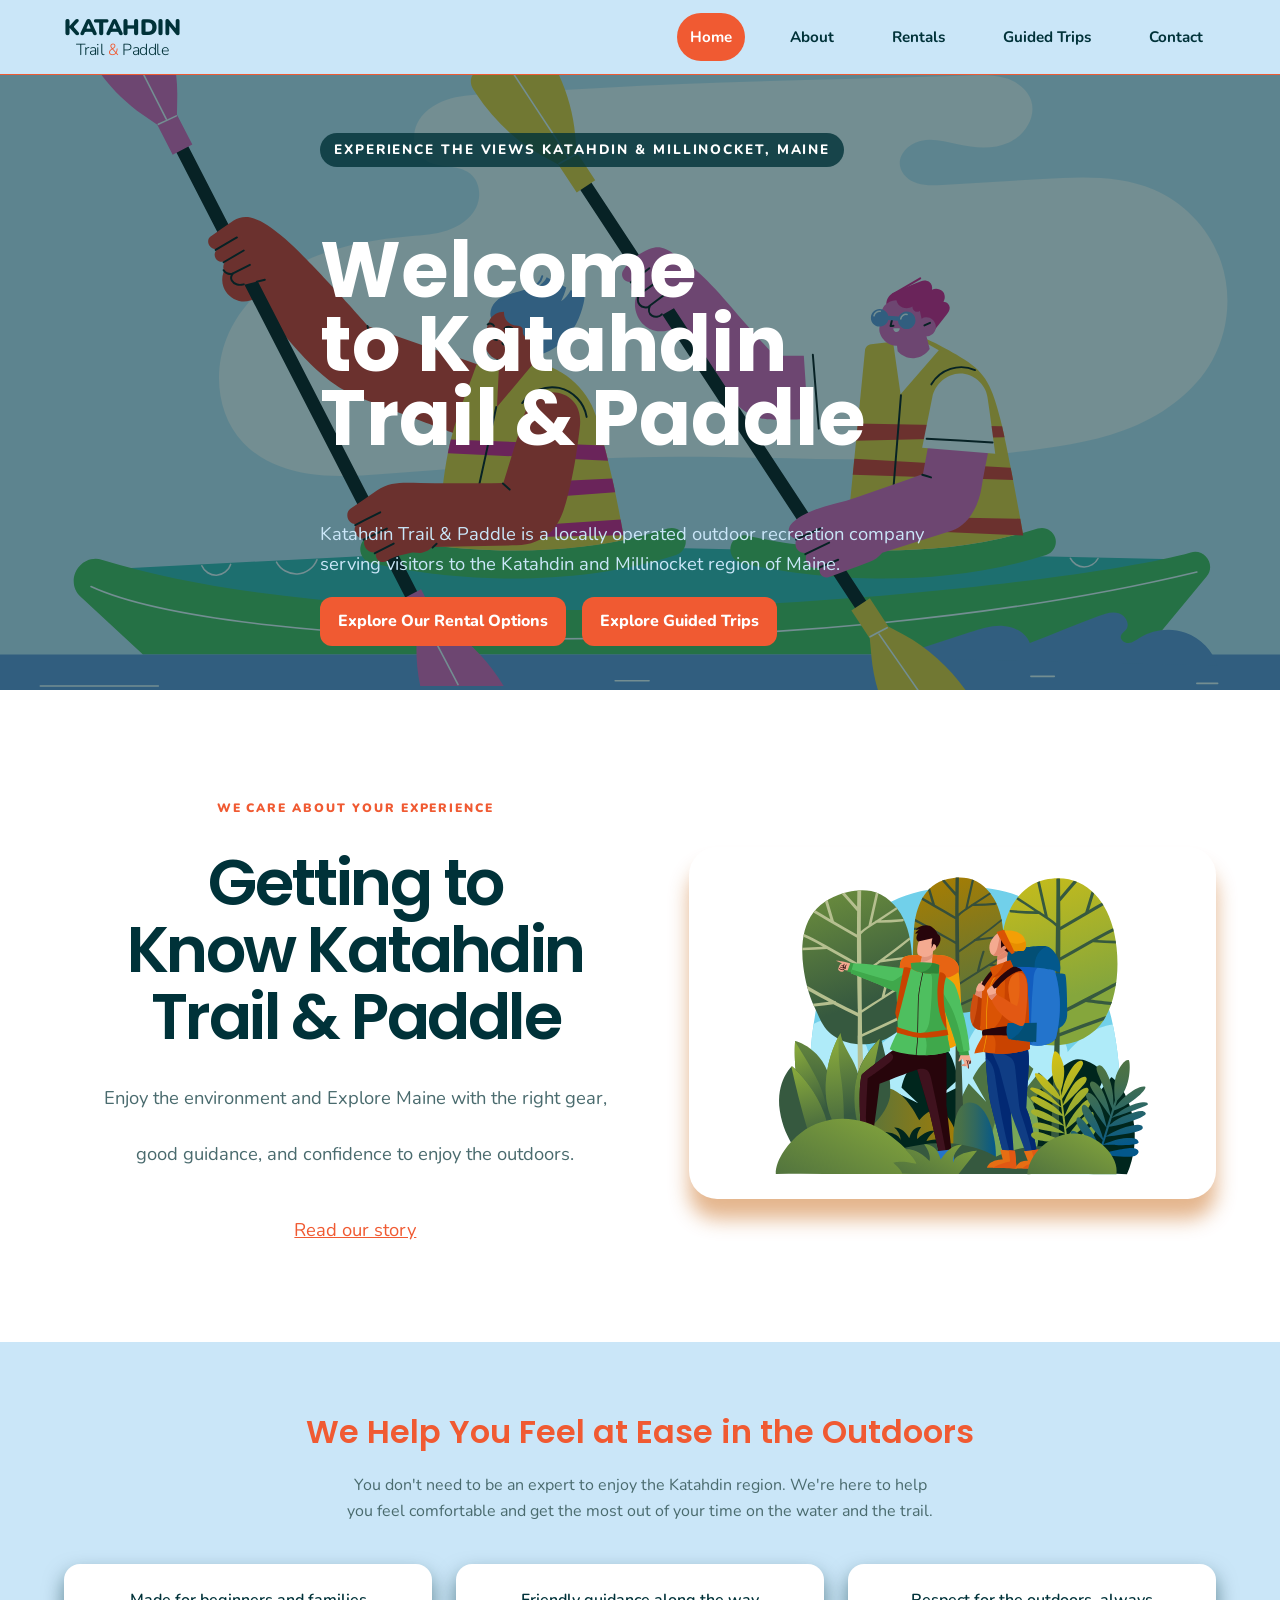
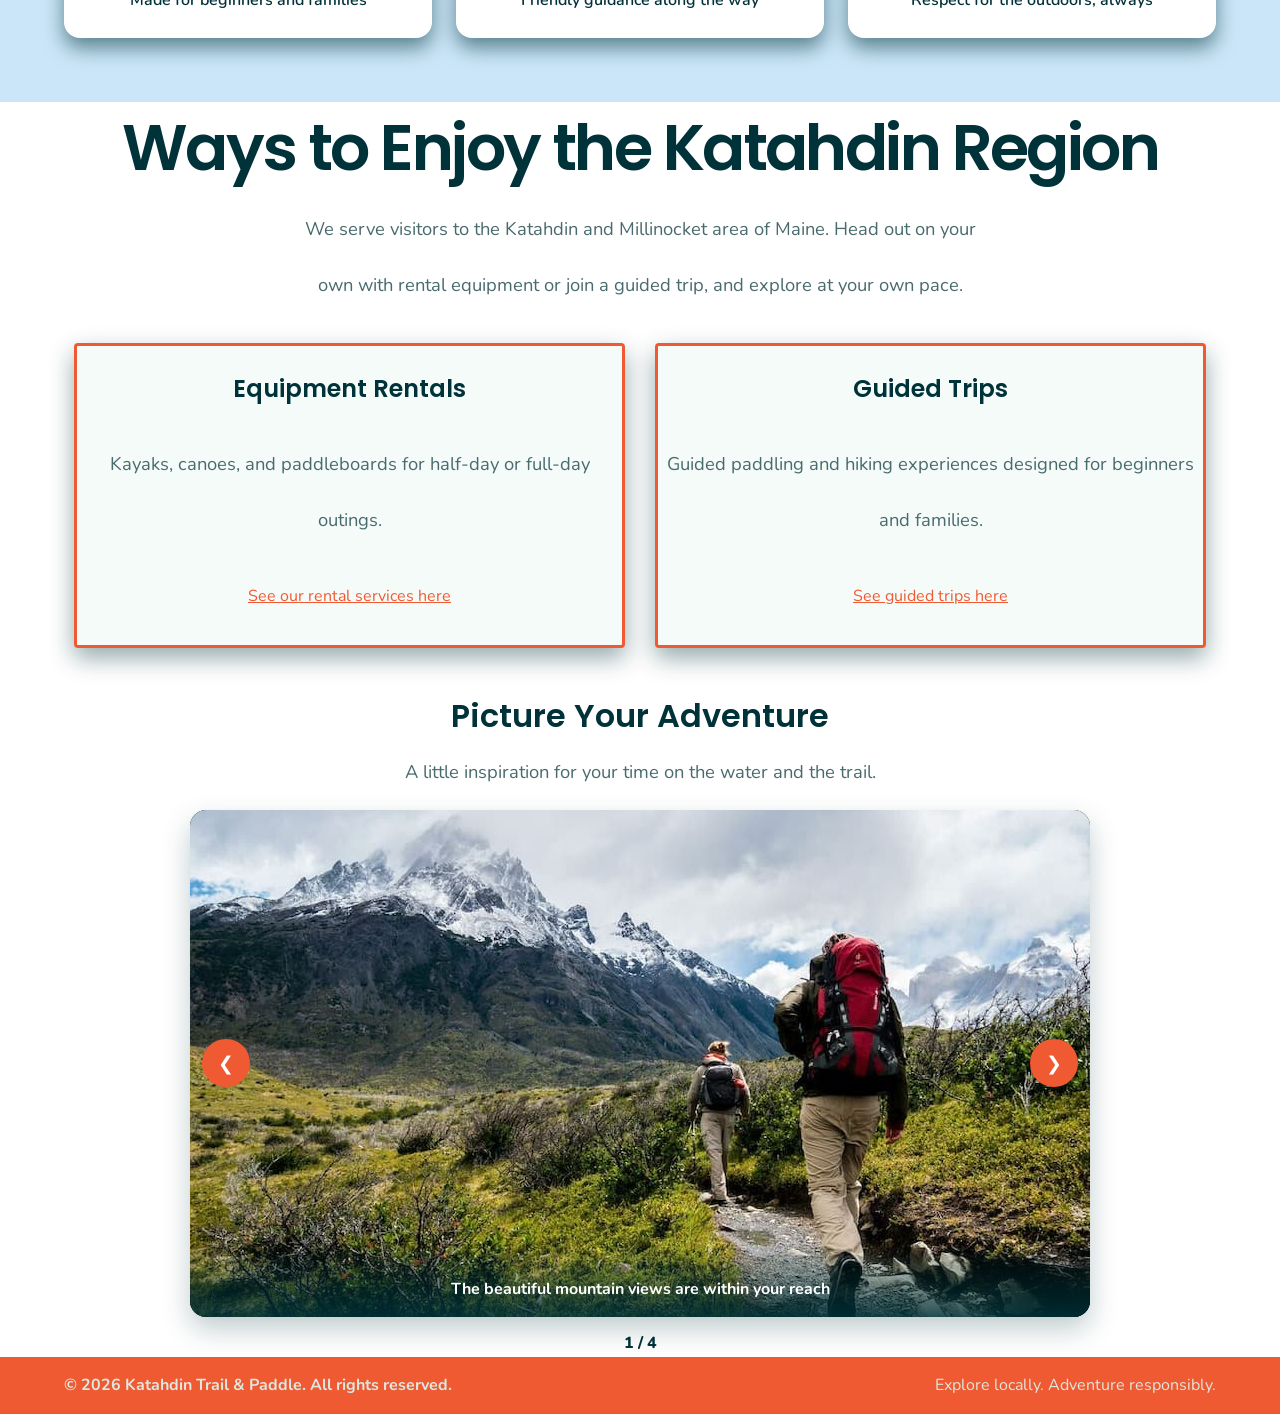
<file: index.html>
<!DOCTYPE html>
<html lang="en">

<head>
    <meta charset="UTF-8">
    <meta name="viewport" content="width=device-width, initial-scale=1.0">
    <title>Home | Katahdin Trail & Paddle</title>
        <link rel="stylesheet" href="css/style.css">
        <link rel="preconnect" href="https://fonts.googleapis.com">
        <link rel="preconnect" href="https://fonts.gstatic.com" crossorigin>
        <link rel="preload" as="image" href="images/paddlers.svg">
        <script src="js/script.js" defer></script>
        <link href="https://fonts.googleapis.com/css2?family=Nunito:wght@300;400;600;700;800;900&family=Poppins:wght@600;700&display=swap" rel="stylesheet">
</head>

<body>
    <header class="site-header">
        <div class="container nav-wrap">
            <a class="brand" href="index.html">
                <span class="brandline1">KATAHDIN</span>
                <span class="brandline2">Trail <span class="amp">&amp;</span> Paddle</span>
            </a>
                <button class="menu-toggle" type="button" aria-expanded="false" aria-controls="main-navigation" hidden>
                    <span class="menu-label">Menu</span>
                    <span class="menu-icon" aria-hidden="true"><span></span><span></span></span>
                </button>
            <nav class="site-nav" id="main-navigation">
                <ul>
                    <li><a href="index.html" class="active">Home</a></li>
                    <li><a href="about.html">About</a></li>
                    <li><a href="rentalservices.html">Rentals</a></li>
                    <li><a href="guidedtrips.html">Guided Trips</a></li>
                    <li><a href="contact.html">Contact</a></li>
                </ul>
            </nav>
       </div>
    </header>
    
    <main>
        <section class="hero">
            <div class="container hero-content">
                <p class="eyebrow">EXPERIENCE THE VIEWS KATAHDIN & MILLINOCKET, MAINE</p>
                <h1>Welcome to Katahdin Trail & Paddle</h1>
                <p class="lead">
                    Katahdin Trail & Paddle is a locally operated outdoor recreation company
                    serving visitors to the Katahdin and Millinocket region of Maine.
                </p>
                <div class="hero-actions">
                    <a class="button" href="rentalservices.html">Explore Our Rental Options</a>
                    <a class="button" href="guidedtrips.html">Explore Guided Trips</a>
                </div>
            </div>
        </section>
        <section class="hero-about">
                <div class="container hero-about-grid">
                    <div>
                        <p class="eyebrow-about">We care about your experience</p>
                        <h2>Getting to Know Katahdin Trail &amp; Paddle</h2>
                        <p class="lead-about">
                            Enjoy the environment and 
                            Explore Maine with the right gear, good guidance, 
                            and confidence to enjoy the outdoors. 
                        </p>
                        <p class="lead-about"><a href="about.html">Read our story</a> </p>
                    </div>
                    <img class="hero-about-img" src="images/traveling_together.svg" alt="A couple traveling together">
                </div>
            </section>
            <section class="approach">
                <div class="container">
                    <h2 class="approach-title">We Help You Feel at Ease in the Outdoors</h2>
                    <p class="approach-intro">
                        You don't need to be an expert to enjoy the Katahdin region. We're here to help you
                        feel comfortable and get the most out of your time on the water and the trail.
                    </p>
                    <ul class="approach-grid">
                        <li class="approach-card">Made for beginners and families</li>
                        <li class="approach-card">Friendly guidance along the way</li>
                        <li class="approach-card">Respect for the outdoors, always</li>
                    </ul>
                </div>
            </section>
            <section class="container hero-action">
                <h2>Ways to Enjoy the Katahdin Region</h2>
                <p class="lead-about">
                    We serve visitors to the Katahdin and Millinocket area of Maine. 
                    Head out on your own with rental equipment or join a guided trip, 
                    and explore at your own pace.
                </p>
                <div class="action-card">
                    <div class="hero-info">
                        <h3> Equipment Rentals</h3>
                        <p class="lead-about">Kayaks, canoes, and paddleboards for half-day or full-day outings.</p>
                        <p> <a href="rentalservices.html">See our rental services here</a> </p>
                    </div>
                    <div class="hero-info">
                        <h3>Guided Trips</h3>
                        <p class="lead-about">Guided paddling and hiking experiences designed for beginners and families.</p>
                        <p> <a href="guidedtrips.html">See guided trips here</a> </p>
                    </div>
                </div>
            </section>
            <section class="gallery-container" aria-labelledby="gallery-title">
                <div class="container">
                    <h2 id="gallery-title" class="section-heading">Picture Your Adventure</h2>
                    <p class="lead-about gallery-intro">A little inspiration for your time on the water and the trail.</p>

                    <div class="slider" role="region" aria-roledescription="carousel" aria-label="Photo gallery">
                        <div class="slides" aria-live="polite">
                            <figure class="slide is-active">
                                <img src="images/hiking.jpg" alt="Hiking experience">
                                <figcaption>The beautiful mountain views are within your reach</figcaption>
                            </figure>
                            <figure class="slide">
                                <img src="images/paddleboard-people.jpg" alt="People paddling together">
                                <figcaption>Calm water, easy paddling with your friends and family</figcaption>
                            </figure>
                            <figure class="slide">
                                <img src="images/kayaking-man.jpg" alt="Paddling with family">
                                <figcaption>Enjoy a day out with your family in the waters</figcaption>
                            </figure>
                            <figure class="slide">
                                <img src="images/ppl-camping.jpg" alt="Four people camping together">
                                <figcaption>Invite your close ones and camp together</figcaption>
                            </figure>
                        </div>
                        <button class="slider-btn prev" type="button" aria-label="Previous photo">&#10094;</button>
                        <button class="slider-btn next" type="button" aria-label="Next photo">&#10095;</button>
                    </div>
                    <p class="slider-count" aria-hidden="true">1 / 4</p>
                </div>
            </section>
    </main>
    <footer class="site-footer">
        <div class="container footer-wrap">
            <p><strong>&copy; 2026 Katahdin Trail &amp; Paddle. All rights reserved.</strong></p>
            <p>Explore locally. Adventure responsibly.</p>
            
        </div>
    </footer>
</body>

</html>
</file>
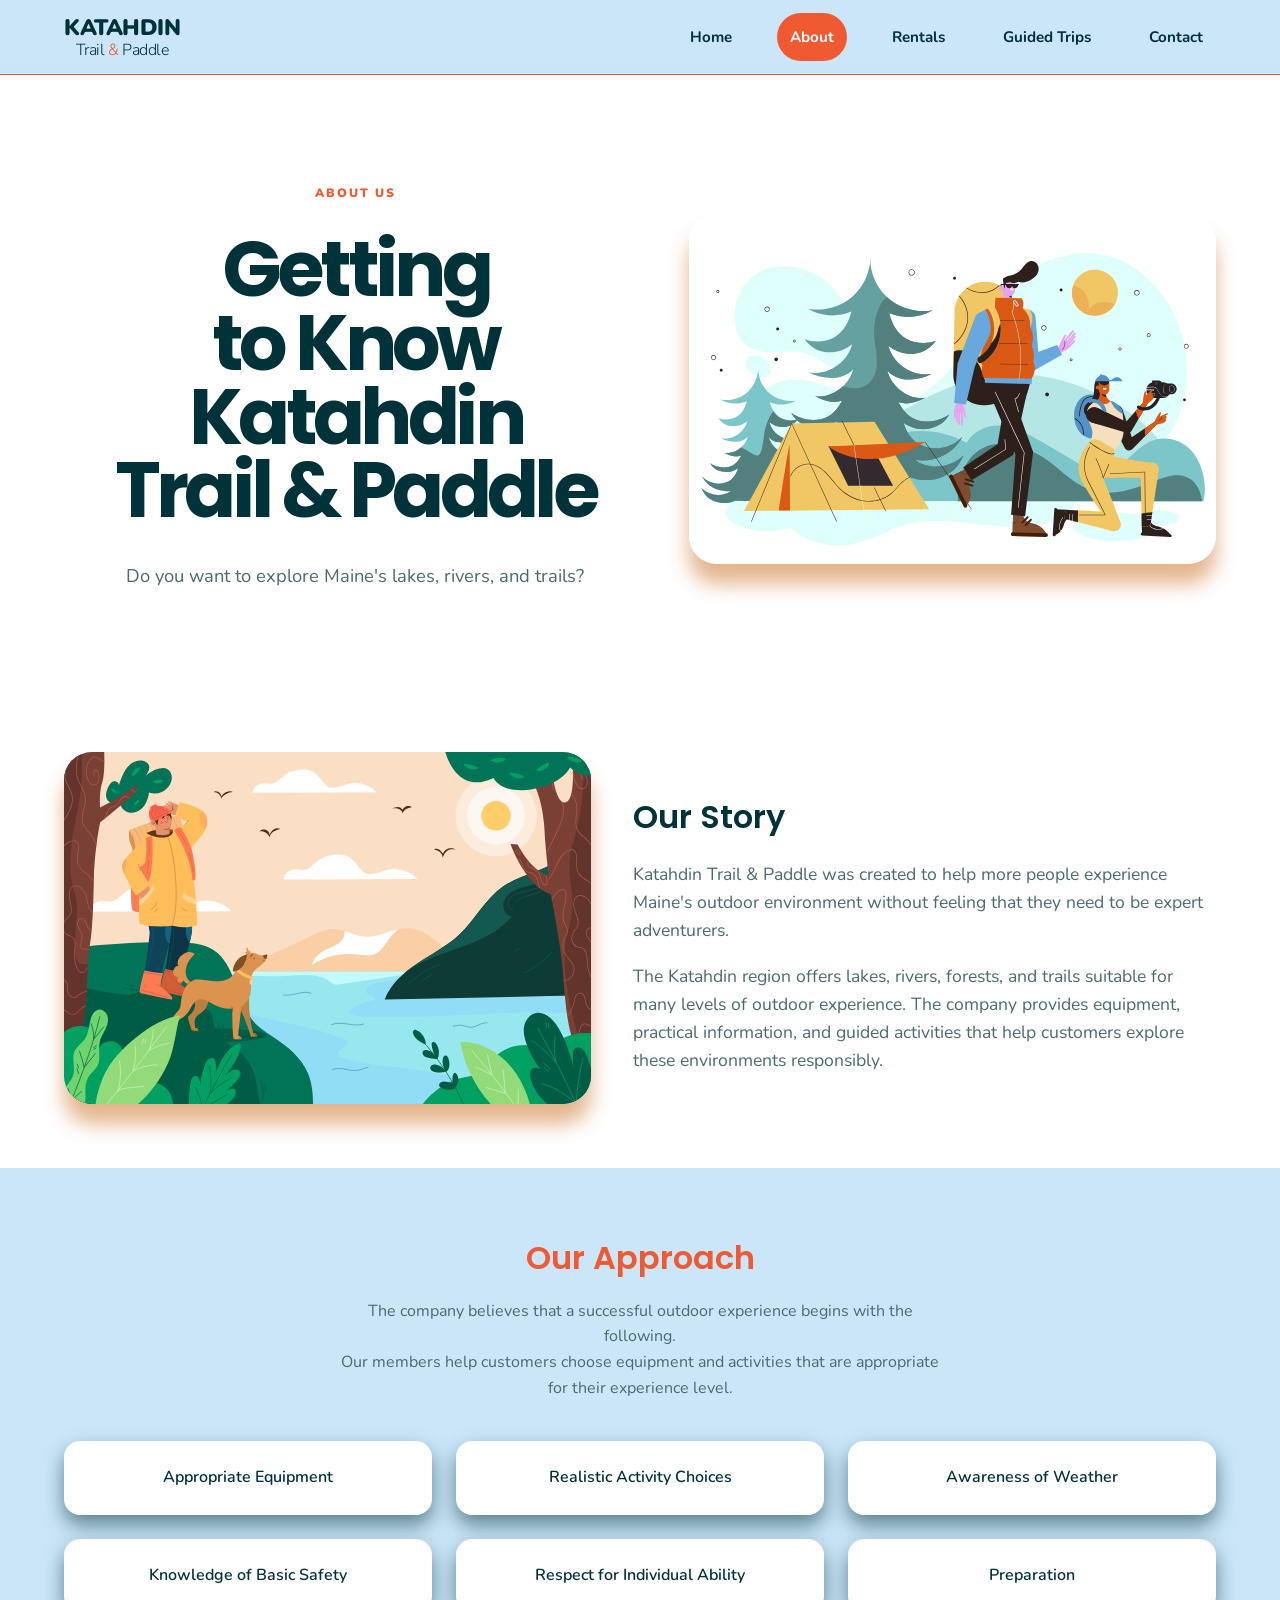
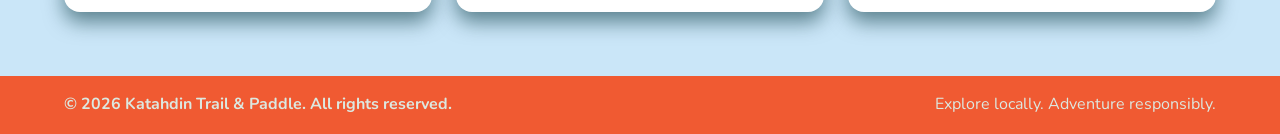
<file: about.html>
<!DOCTYPE html>
<html lang="en">
    <head>
        <meta charset="UTF-8">
        <meta name="viewport" content="width=device-width, initial-scale=1.0">
        <title>About | Katahdin Trail & Paddle</title>
        <link rel="stylesheet" href="css/style.css">
        <link rel="preconnect" href="https://fonts.googleapis.com">
        <link rel="preconnect" href="https://fonts.gstatic.com" crossorigin>
        <link rel="preload" as="image" href="images/paddlers.svg">
        <link href="https://fonts.googleapis.com/css2?family=Nunito:wght@300;400;600;700;800;900&family=Poppins:wght@600;700&display=swap" rel="stylesheet">
        <script src="js/script.js" defer></script>
    </head>
    <body>
        <header class="site-header">
        <div class="container nav-wrap">
            <a class="brand" href="index.html">
                <span class="brandline1">KATAHDIN</span>
                <span class="brandline2">Trail <span class="amp">&amp;</span> Paddle</span>
            </a>
                <button class="menu-toggle" type="button" aria-expanded="false" aria-controls="main-navigation" hidden>
                    <span class="menu-label">Menu</span>
                    <span class="menu-icon" aria-hidden="true"><span></span><span></span></span>
                </button>
            <nav class="site-nav" id="main-navigation">
                <ul>
                    <li><a href="index.html">Home</a></li>
                    <li><a href="about.html" class="active">About</a></li>
                    <li><a href="rentalservices.html">Rentals</a></li>
                    <li><a href="guidedtrips.html">Guided Trips</a></li>
                    <li><a href="contact.html">Contact</a></li>
                </ul>
            </nav>
       </div>
        </header>
        <main>
            <section class="hero-about">
                <div class="container hero-about-grid">
                    <div>
                        <p class="eyebrow-about">ABOUT US</p>
                        <h1>Getting to Know Katahdin Trail &amp; Paddle</h1>
                        <p class="lead-about">Do you want to explore Maine's lakes, rivers, and trails? </p>
                    </div>
                    <img class="hero-about-img" src="images/campers-visual.svg" alt="Campers with gear near a tent">
                </div>
            </section>
            <section class="our-story">
                <div class="container story-grid">
                    <img class="hero-about-img" src="images/trail_with_dog.svg" alt="View of hiker with her dog">
                    <div>
                        <h2>Our Story</h2>
                        <p>
                            Katahdin Trail &amp; Paddle was created to help more people experience Maine's outdoor
                            environment without feeling that they need to be expert adventurers.
                        </p>
                        <p>
                            The Katahdin region offers lakes, rivers, forests, and trails suitable for many levels
                            of outdoor experience. The company provides equipment, practical information, and
                            guided activities that help customers explore these environments responsibly.
                        </p>
                    </div>
                </div>
            </section>
            <section class="approach">
                <div class="container">
                    <h2 class="approach-title">Our Approach</h2>
                    <p class="approach-intro">
                        The company believes that a successful outdoor experience begins with the following.<br>
                        Our members help customers choose equipment and activities that are appropriate for their experience level.
                    </p>
                    <ul class="approach-grid">
                        <li class="approach-card">Appropriate Equipment</li>
                        <li class="approach-card">Realistic Activity Choices</li>
                        <li class="approach-card">Awareness of Weather</li>
                        <li class="approach-card">Knowledge of Basic Safety</li>
                        <li class="approach-card">Respect for Individual Ability</li>
                        <li class="approach-card">Preparation</li>
                    </ul>
                </div>
            </section>
        </main>
        <footer class="site-footer">
            <div class="container footer-wrap">
                <p><strong>&copy; 2026 Katahdin Trail &amp; Paddle. All rights reserved.</strong></p>
                <p>Explore locally. Adventure responsibly.</p>
                
            </div>
        </footer>
    </body>
</html>
</file>
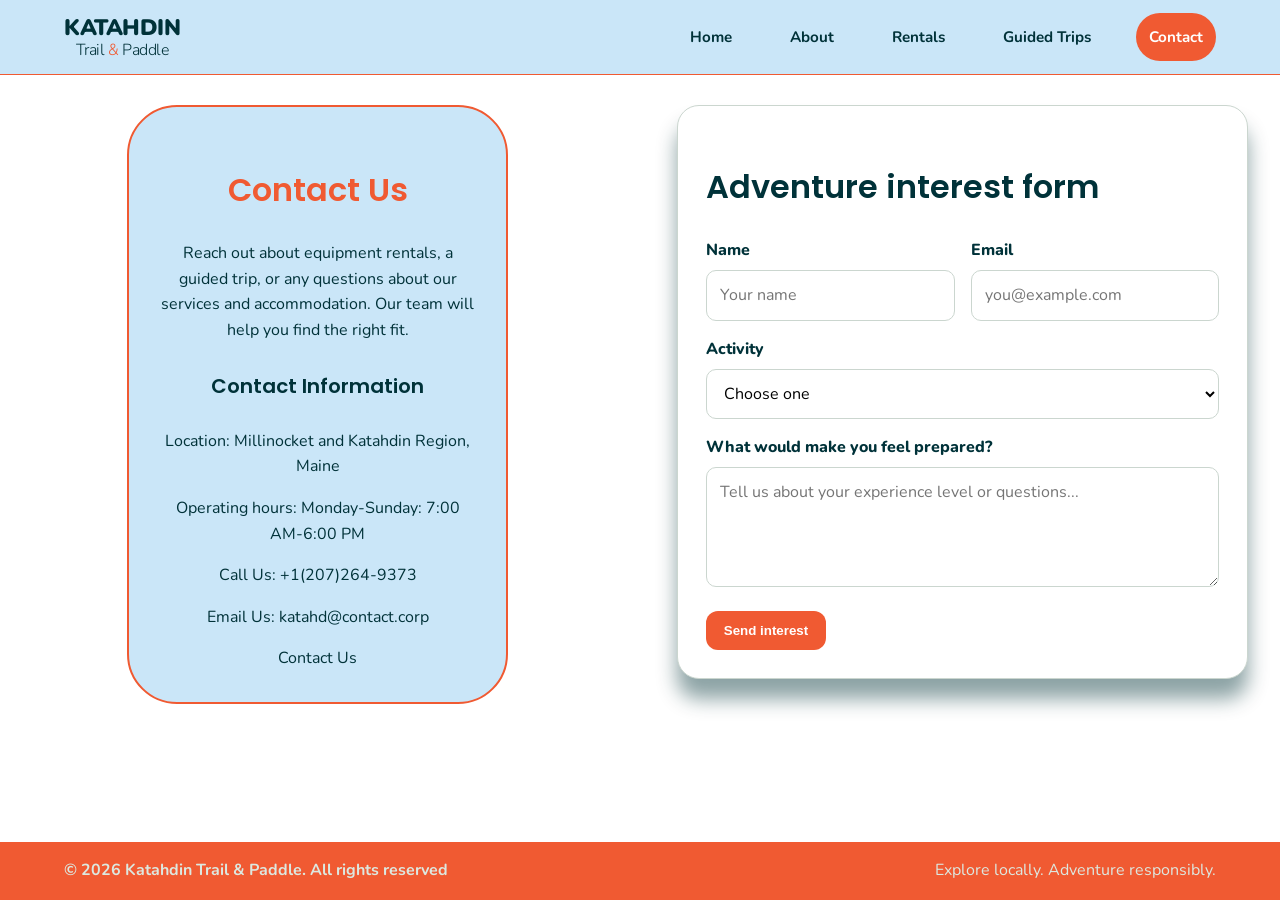
<file: contact.html>
<!DOCTYPE html>
<html lang="en">

<head>
    <meta charset="UTF-8">
    <meta name="viewport" content="width=device-width, initial-scale=1.0">
    <title>Contact | Katahdin Trail & Paddle</title>
        <link rel="stylesheet" href="css/style.css">
        <link rel="preconnect" href="https://fonts.googleapis.com">
        <link rel="preconnect" href="https://fonts.gstatic.com" crossorigin>
        <link rel="preload" as="image" href="images/paddlers.svg">
        <link href="https://fonts.googleapis.com/css2?family=Nunito:wght@300;400;600;700;800;900&family=Poppins:wght@600;700&display=swap" rel="stylesheet">
        <script src="js/script.js" defer></script>
</head>
<body class="contact-page">
    <header class="site-header">
        <div class="container nav-wrap">
            <a class="brand" href="index.html">
                <span class="brandline1">KATAHDIN</span>
                <span class="brandline2">Trail <span class="amp">&amp;</span> Paddle</span>
            </a>
                <button class="menu-toggle" type="button" aria-expanded="false" aria-controls="main-navigation" hidden>
                    <span class="menu-label">Menu</span>
                    <span class="menu-icon" aria-hidden="true"><span></span><span></span></span>
                </button>
            <nav class="site-nav" id="main-navigation">
                <ul>
                    <li><a href="index.html">Home</a></li>
                    <li><a href="about.html">About</a></li>
                    <li><a href="rentalservices.html">Rentals</a></li>
                    <li><a href="guidedtrips.html">Guided Trips</a></li>
                    <li><a href="contact.html" class="active">Contact</a></li>
                </ul>
            </nav>
    </div>
    </header>
    <main class="contact-content">
        <section id="contact">
            <div class="contact">
                <h2>Contact Us</h2>
                <p>
                    Reach out about equipment rentals, a guided trip, or any questions about our services and accommodation.
                    Our team will help you find the right fit.
                </p>
                <h4>Contact Information</h4>
                <p>Location: Millinocket and Katahdin Region, Maine</p>
                <p>Operating hours: Monday-Sunday: 7:00 AM-6:00 PM</p>
                <p>Call Us: +1(207)264-9373</p>
                <p>Email Us: katahd@contact.corp</p>
                <a href="mailto:katahd@contact.corp">
                    Contact Us
                </a>
            </div>
        </section>
        <section class="section">
            <div class="container join-grid">
                <section class="form-panel" aria-labelledby="join-form-title">
                    <h2 id="join-form-title">Adventure interest form</h2>
                    <form id="contact-form" novalidate>
                        <div class="form-row">
                            <div class="field">
                                <label for="name">Name</label>
                                <input id="name" name="name" type="text" placeholder="Your name"
                                    autocomplete="name" aria-describedby="name-error">
                                <p class="error-message" id="name-error"></p>
                            </div>
                            <div class="field">
                                <label for="email">Email</label>
                                <input id="email" name="email" type="email" placeholder="you@example.com"
                                    autocomplete="email" aria-describedby="email-error">
                                <p class="error-message" id="email-error"></p>
                            </div>
                        </div>

                        <div class="field">
                            <label for="activity">Activity</label>
                            <select id="activity" name="activity" aria-describedby="activity-error">
                                <option value="" >Choose one</option>
                                <option>Beginner River Paddle</option>
                                <option>Family Lake Adventure</option>
                                <option>Sunset Paddle</option>
                                <option>Intro Hiking Experience</option>
                            </select>
                            <p class="error-message" id="activity-error"></p>
                        </div>

                        <div class="field">
                            <label for="message">What would make you feel prepared?</label>
                            <textarea id="message" name="message" placeholder="Tell us about your experience level or questions..."></textarea>
                        </div>

                        <button class="button" type="submit">Send interest</button>
                        <p class="form-success" id="form-success" role="status"></p>
                    </form>
                </section>
            </div>
    </section>
    </main>
    <footer class="site-footer">
        <div class="container footer-wrap">
            <p> <strong>
                &copy; 2026 Katahdin Trail &amp; Paddle.
                All rights reserved</strong></p>
            <p>Explore locally. Adventure responsibly.</p>
        </div>
    </footer>
</body>

</html>
</file>
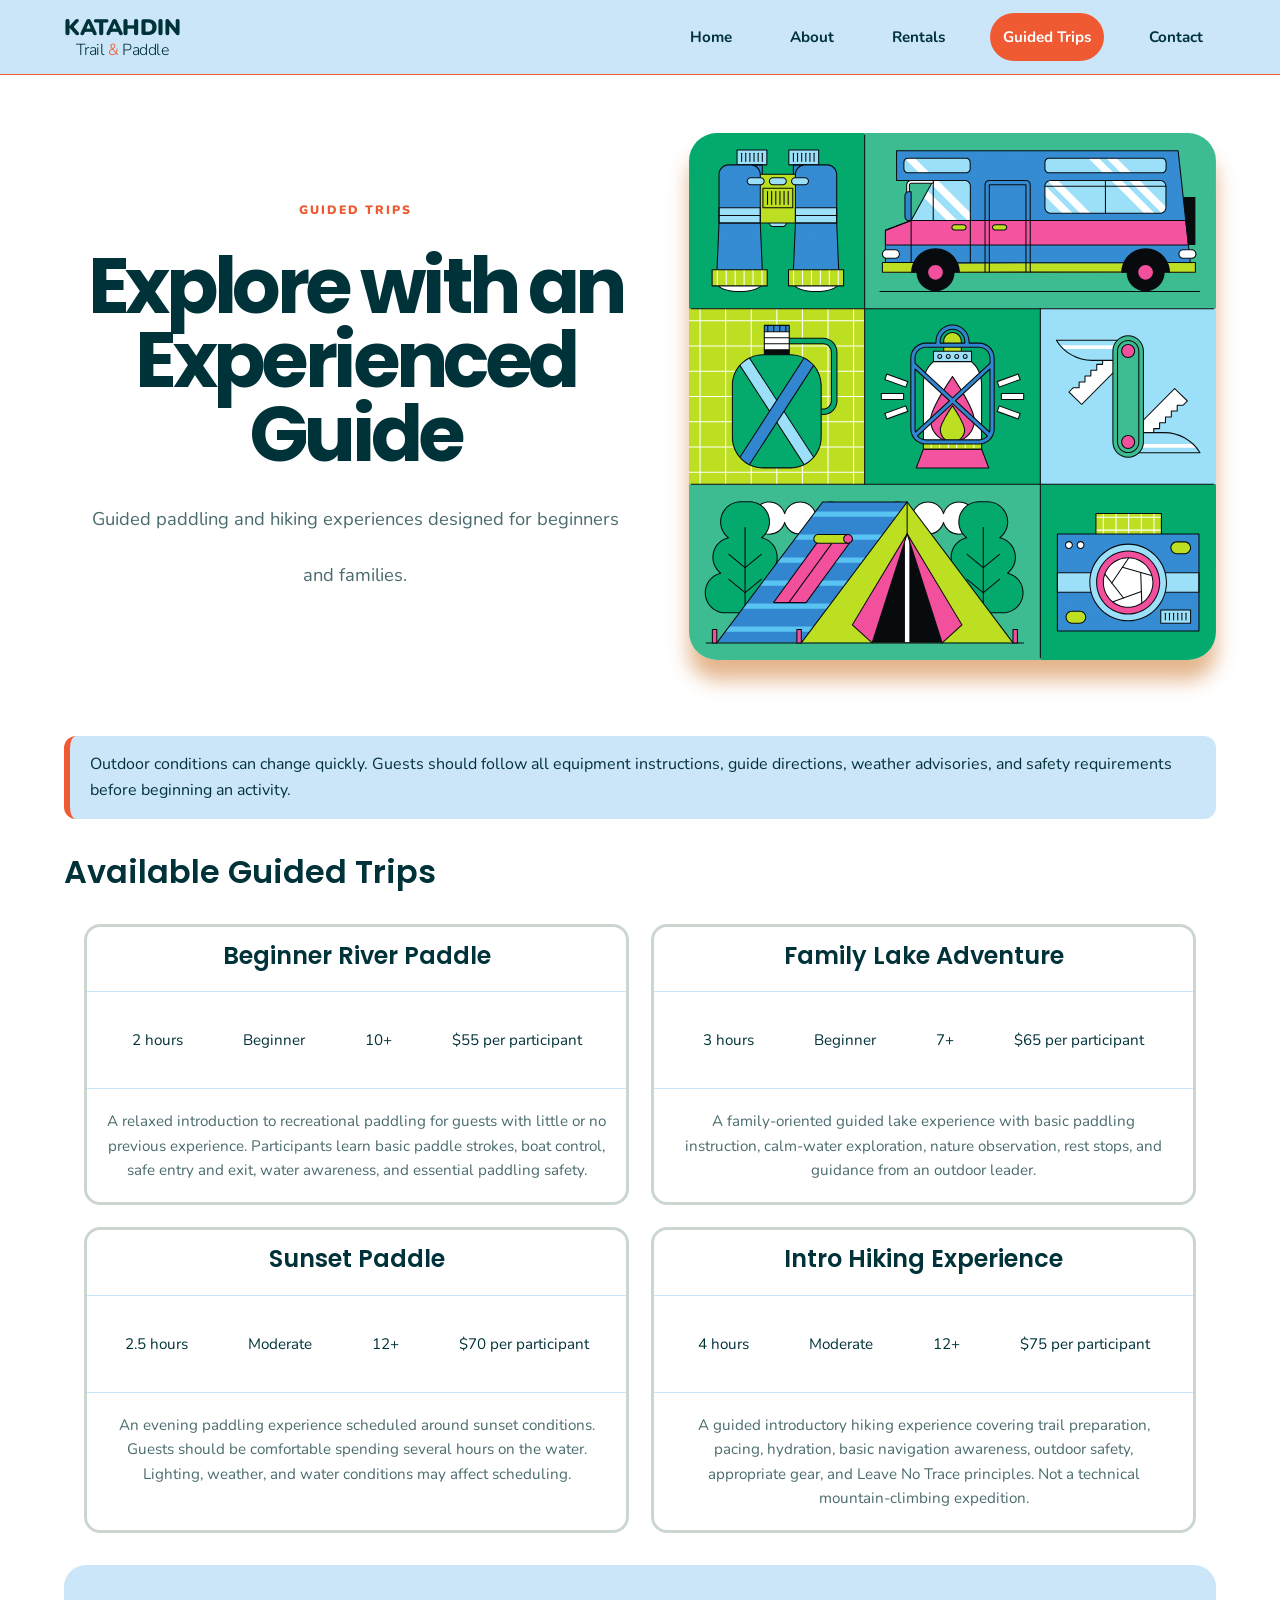
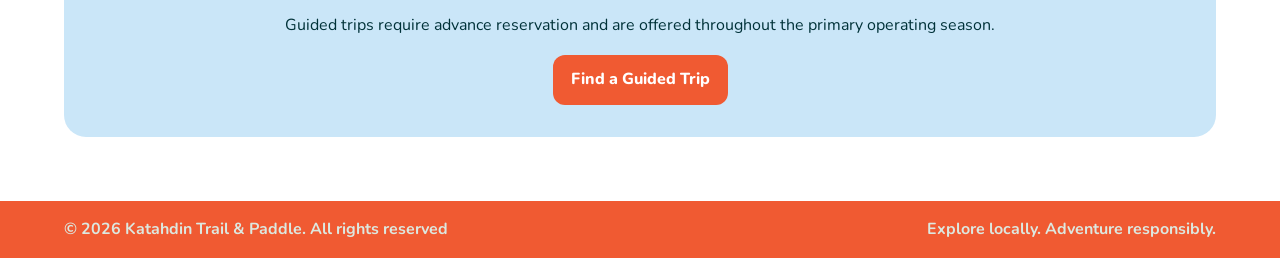
<file: guidedtrips.html>
<!DOCTYPE html>
<html lang="en">
    <head>
        <meta charset="UTF-8">
        <meta name="viewport" content="width=device-width, initial-scale=1.0">
        <title>Guided Trips | Katahdin Trail & Paddle</title>
        <link rel="stylesheet" href="css/style.css">
        <link rel="preconnect" href="https://fonts.googleapis.com">
        <link rel="preconnect" href="https://fonts.gstatic.com" crossorigin>
        <link rel="preload" as="image" href="images/paddlers.svg">
        <link href="https://fonts.googleapis.com/css2?family=Nunito:wght@300;400;600;700;800;900&family=Poppins:wght@600;700&display=swap" rel="stylesheet">
        <script src="js/script.js" defer></script>
    </head>
    <body>
        <header class="site-header">
            <div class="container nav-wrap">
                    <a class="brand" href="guidedtrips.html">
                        <span class="brandline1">KATAHDIN</span>
                        <span class="brandline2">Trail <span class="amp">&amp;</span> Paddle</span>
                    </a>
                    <button class="menu-toggle" type="button" aria-expanded="false" aria-controls="main-navigation" hidden>
                        <span class="menu-label">Menu</span>
                        <span class="menu-icon" aria-hidden="true"><span></span><span></span></span>
                    </button>
                    <nav class="site-nav" id="main-navigation">
                        <ul>
                            <li><a href="index.html">Home</a></li>
                            <li><a href="about.html">About</a></li>
                            <li><a href="rentalservices.html">Rentals</a></li>
                            <li><a href="guidedtrips.html" class="active">Guided Trips</a></li>
                            <li><a href="contact.html">Contact</a></li>
                        </ul>
                    </nav>
                </div>
        </header>
     <main>
        <section class="hero-about">
            <div class="container hero-about-grid">
                <div>
                    <p class="eyebrow-about">GUIDED TRIPS</p>
                    <h1>Explore with an Experienced Guide</h1>
                    <p class="lead-about">
                        Guided paddling and hiking experiences designed for beginners and families.
                    </p>
                </div>
                <img class="hero-about-img" src="images/Essentials.svg" alt="Showing camping essentials">
            </div>
        </section>

        <section class="rentals-section">
            <div class="container">
                <p class="notice">
                    Outdoor conditions can change quickly. Guests should follow all equipment instructions, guide
                    directions, weather advisories, and safety requirements before beginning an activity.
                </p>
                <h2>Available Guided Trips</h2>
                <div class="card-grid card-grid-2">
                    <article class="card trip-card">
                        <h3><a href="contact.html">Beginner River Paddle</a></h3>
                        <ul class="trip-meta">
                            <li>2 hours</li>
                            <li>Beginner</li>
                            <li>10+</li>
                            <li>$55 per participant</li>
                        </ul>
                        <p>A relaxed introduction to recreational paddling for guests with little or no previous experience. Participants learn basic paddle strokes, boat control, safe entry and exit, water awareness, and essential paddling safety.</p>
                    </article>

                    <article class="card trip-card">
                        <h3><a href="contact.html">Family Lake Adventure</a></h3>
                        <ul class="trip-meta">
                            <li>3 hours</li>
                            <li>Beginner</li>
                            <li>7+</li>
                            <li>$65 per participant</li>
                        </ul>
                        <p>A family-oriented guided lake experience with basic paddling instruction, calm-water exploration, nature observation, rest stops, and guidance from an outdoor leader.</p>
                    </article>

                    <article class="card trip-card">
                        <h3><a href="contact.html">Sunset Paddle</a></h3>
                        <ul class="trip-meta">
                            <li>2.5 hours</li>
                            <li>Moderate</li>
                            <li>12+</li>
                            <li>$70 per participant</li>
                        </ul>
                        <p>An evening paddling experience scheduled around sunset conditions. Guests should be comfortable spending several hours on the water. Lighting, weather, and water conditions may affect scheduling.</p>
                    </article>

                    <article class="card trip-card">
                        <h3><a href="contact.html">Intro Hiking Experience</a></h3>
                        <ul class="trip-meta">
                            <li>4 hours</li>
                            <li>Moderate</li>
                            <li>12+</li>
                            <li>$75 per participant</li>
                        </ul>
                        <p>A guided introductory hiking experience covering trail preparation, pacing, hydration, basic navigation awareness, outdoor safety, appropriate gear, and Leave No Trace principles. Not a technical mountain-climbing expedition.</p>
                    </article>
                </div>

                <div class="cta-banner">
                    <p>Guided trips require advance reservation and are offered throughout the primary operating season.</p>
                    <a class="button" href="contact.html">Find a Guided Trip</a>
                </div>
            </div>
        </section>
    </main>
        <footer class="site-footer">
            <div class="container footer-wrap">
                <p> <strong>
                    &copy; 2026 Katahdin Trail & Paddle.
                    All rights reserved</p>
                <p>Explore locally. Adventure responsibly.</p>
                
            </div>
        </footer>
    </body>
</html>
</file>
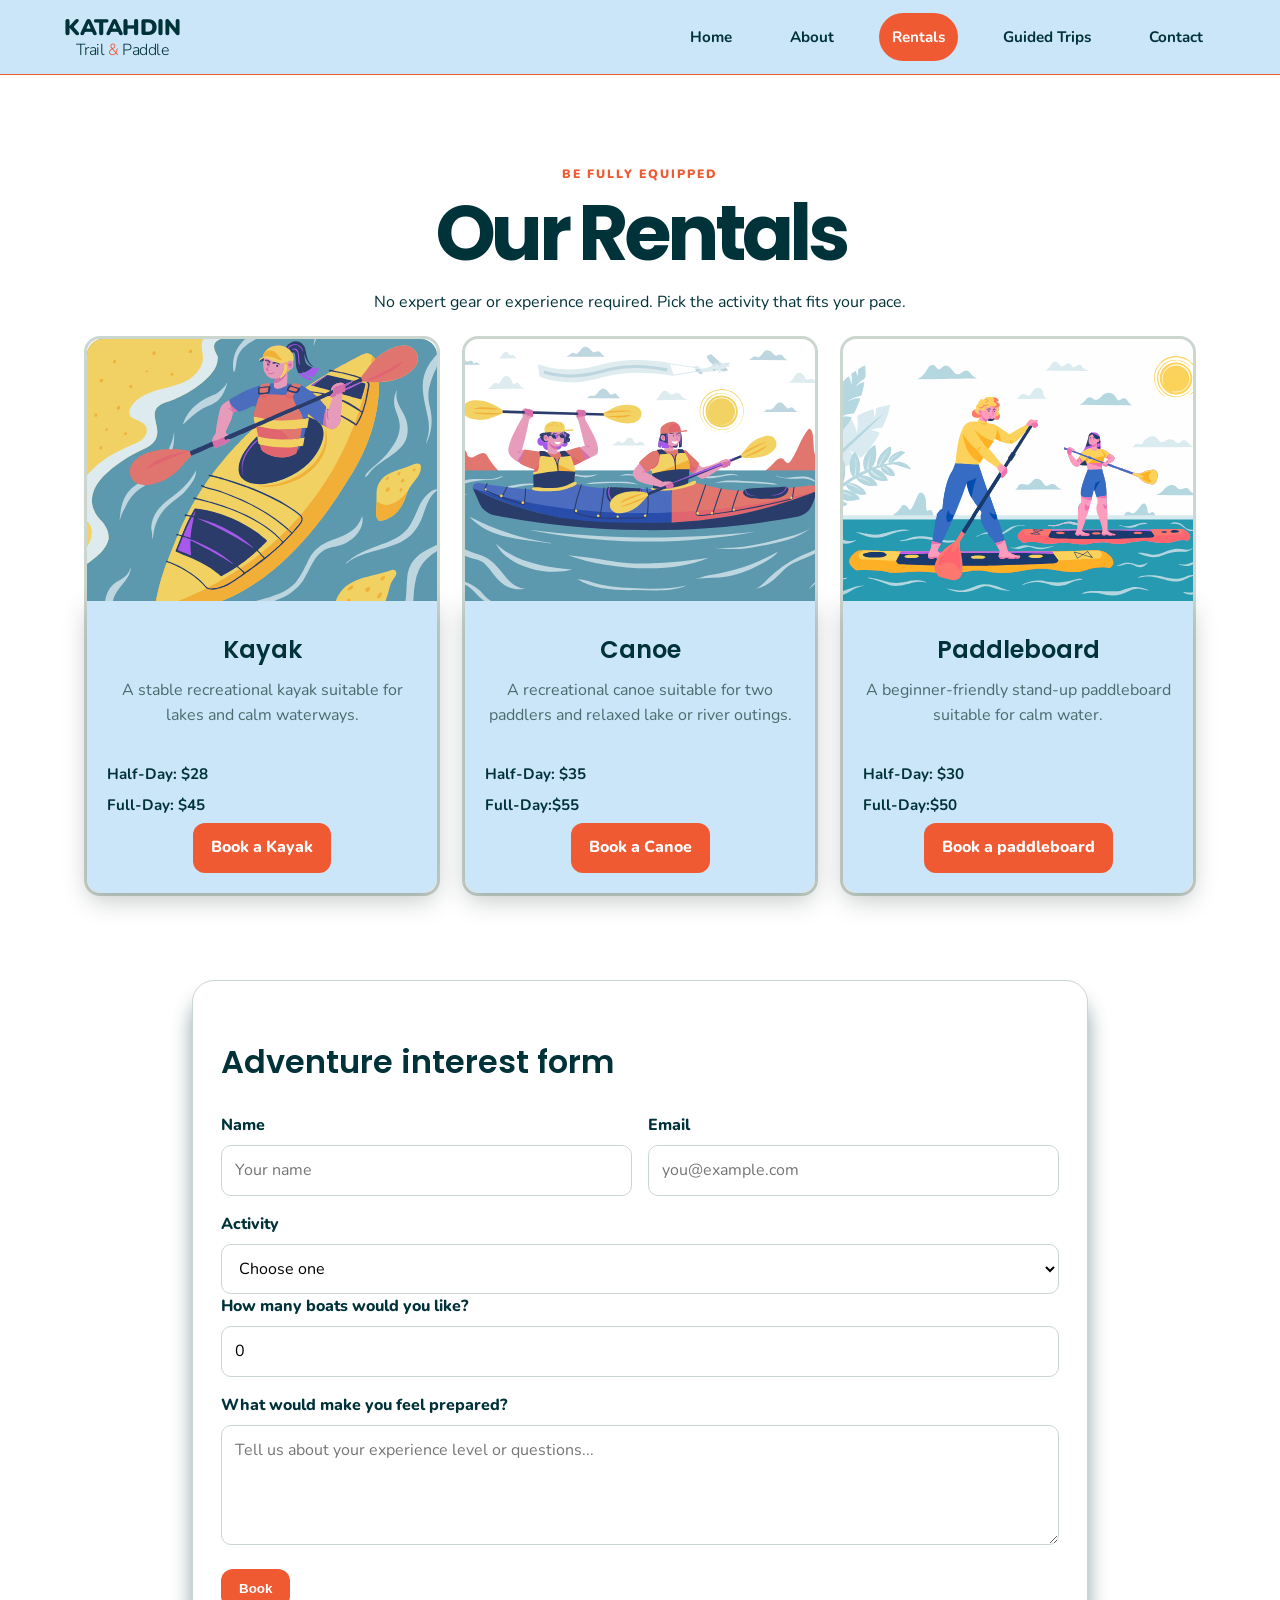
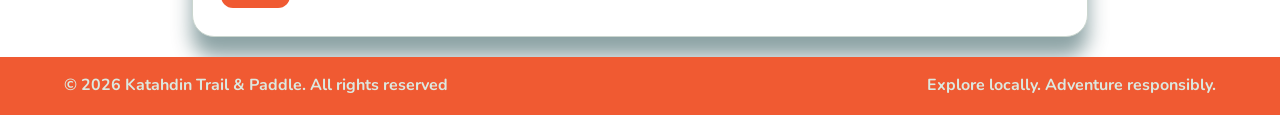
<file: rentalservices.html>
<!DOCTYPE html>
<html lang="en">

    <head>
        <meta charset="UTF-8">
        <meta name="viewport" content="width=device-width, initial-scale=1.0">
        <title>Rental Services | Katahdin Trail & Paddle</title>
        <link rel="stylesheet" href="css/style.css">
        <link rel="preconnect" href="https://fonts.googleapis.com">
        <link rel="preconnect" href="https://fonts.gstatic.com" crossorigin>
        <link rel="preload" as="image" href="images/paddlers.svg">
        <link href="https://fonts.googleapis.com/css2?family=Nunito:wght@300;400;600;700;800;900&family=Poppins:wght@600;700&display=swap" rel="stylesheet">
        <script src="js/script.js" defer></script>
    </head>
    <body>
        <header class="site-header">
            <div class="container nav-wrap">
                <a class="brand" href="index.html">
                    <span class="brandline1">KATAHDIN</span>
                    <span class="brandline2">Trail <span class="amp">&amp;</span> Paddle</span>
                </a>
                <button class="menu-toggle" type="button" aria-expanded="false" aria-controls="main-navigation" hidden>
                    <span class="menu-label">Menu</span>
                    <span class="menu-icon" aria-hidden="true"><span></span><span></span></span>
                </button>
                <nav class="site-nav" id="main-navigation">
                    <ul>
                        <li><a href="index.html">Home</a></li>
                        <li><a href="about.html">About</a></li>
                        <li><a href="rentalservices.html" class="active">Rentals</a></li>
                        <li><a href="guidedtrips.html">Guided Trips</a></li>
                        <li><a href="contact.html">Contact</a></li>
                    </ul>
                </nav>
        </div>
        </header>
        <section class="hero-about">
            <div class="container">
            <div class="section-heading">
                <p class="eyebrow-about">Be Fully Equipped</p>
                <h1>Our Rentals</h1>
                <p>
                No expert gear or experience required. Pick the activity that fits your pace.
                </p>
            </div>
            <div class="card-grid">
                <article class="card">
                    <img src="images/woman_kayak.svg" alt="A person kayaking">
                    <div class="card-body">
                        <h3>Kayak</h3>
                        <p>
                            A stable recreational kayak suitable for lakes and calm waterways.
                            <ul>
                                <li>Half-Day: $28</li>
                                <li>Full-Day: $45</li>
                            </ul>
                        </p>
                        <a href="#contact-form" class="buttons" data-activity="Kayak">Book a Kayak</a>
                    </div>
                </article>
                <article class="card">
                    <img src="images/ppl_kayak.svg" alt="One person on a canoe">
                    <div class="card-body">
                    <h3>Canoe</h3>
                            <p>
                                A recreational canoe suitable for two paddlers and relaxed lake or river outings.
                                <ul>
                                    <li>Half-Day: $35</li>
                                    <li>Full-Day:$55</li>
                                </ul>
                            </p>
                            <a href="#contact-form" class="buttons" data-activity="Canoe">Book a Canoe</a>
                    </div>
                </article>
                <article class="card">
                    <img src="images/paddleboard_ppl.svg" alt="A person standing on a paddleboard">
                    <div class="card-body">
                    <h3>Paddleboard</h3>
                            <p>
                                A beginner-friendly stand-up paddleboard suitable for calm water.
                                <ul>
                                    <li>Half-Day: $30</li>
                                    <li>Full-Day:$50</li>
                                </ul>
                            </p>
                            <a href="#contact-form" class="buttons" data-activity="Canoe">Book a paddleboard</a>
                    </div>
                </article>
            </div>
        </section>
        <section class="form-panel rental-form" aria-labelledby="join-form-title">
            <h2 id="join-form-title">Adventure interest form</h2>
            <form id="contact-form" novalidate>
                <div class="form-row">
                    <div class="field">
                        <label for="name">Name</label>
                        <input id="name" name="name" type="text" placeholder="Your name"
                            autocomplete="name" aria-describedby="name-error">
                        <p class="error-message" id="name-error"></p>
                    </div>
                    <div class="field">
                        <label for="email">Email</label>
                        <input id="email" name="email" type="email" placeholder="you@example.com"
                            autocomplete="email" aria-describedby="email-error">
                        <p class="error-message" id="email-error"></p>
                    </div>
                </div>

                <div class="field">
                    <label for="activity">Activity</label>
                    <select id="activity" name="activity" aria-describedby="activity-error">
                        <option value="" >Choose one</option>
                        <option>Kayak</option>
                        <option>Canoe</option>
                        <option>Paddleboard</option>
                    </select>
                    <label for="quantity">How many boats would you like?</label>
                    <input type="number" id="quantity" name="quantity" value="0" min="0" max="5" step="1">
                    <p class="error-message" id="activity-error"></p>
                </div>

                <div class="field">
                    <label for="message">What would make you feel prepared?</label>
                    <textarea id="message" name="message" placeholder="Tell us about your experience level or questions..."></textarea>
                </div>
                <button class="button" type="submit">Book</button>
                <p class="form-success" id="form-success" role="status"></p>
            </form>
        </section>    
        <footer class="site-footer">
            <div class="container footer-wrap">
                <p> <strong>
                    &copy; 2026 Katahdin Trail & Paddle.
                    All rights reserved</p>
                <p>Explore locally. Adventure responsibly.</p>
                
            </div>
        </footer>
    </body>
</html>
</file>
<file: css/style.css>
:root {
    --primary-color: #00AA6B;
    --secondary-color: #16B9A4;
    --accent-color: #F05A32;
    --bg-color: #ffffff;
    --bg-alt: #CAE6F8;
    --text-color: #003239;
    --font-heading: "Poppins", "Poppins Fallback", Arial, Helvetica, sans-serif;
    --font-body: "Nunito", Arial, Helvetica, sans-serif;
    --muted: #4A6B6E;
    --shadow: 0 20px 20px rgba(195, 91, 1, 0.45);
    --line: #cbd6cf;
    --radius: 16px;
}
@font-face {
    font-family: "Poppins Fallback";
    src: local("Arial");
    size-adjust: 112%;
    ascent-override: 93%;
    descent-override: 31%;
    line-gap-override: 8%;
}
* { box-sizing: border-box; }
html { scroll-behavior: smooth; }
body { font-family: var(--font-body); margin: 0; color: var(--text-color); margin: 0; display: flex;
     background-color: var(--bg-color); line-height: 1.6;  flex-direction: column; min-height: 100vh;}
main{flex: 1; height: auto;}
img{ display: block; max-width: 100%; height: auto; width: 100%;}
a{ text-decoration: none; color: var(--text-color);}
h1, h2, h3, h4{ font-family: var(--font-heading);}
h1, h2 { text-wrap: balance; }
h1 { font-size: 2.5rem; font-weight: 700; }
h2 { font-size: 2rem; font-weight: 600; }
h3 { font-size: 1.5rem; font-weight: 600; }
h4 { font-size: 1.25rem; font-weight: 600; }
ul { list-style-type: none; padding: 0; margin: 0; display: flex; flex-direction: row;}


.site-header{ background-color: var(--bg-alt); position: sticky;top: 0;z-index: 10;
    border-bottom: 1px solid var(--accent-color);}
.container{ width: 90%;  max-width: 1200px; margin: 0 auto;}


.nav-wrap{ min-height: 74px; display: flex; align-items: center; 
    justify-content: space-between; gap: 10px; }
.brand {  display: flex; flex-direction: column; align-items: center; text-align: center;
    line-height: 1.15; font-weight: 900; text-decoration: none; letter-spacing: -.03em;
    color: var(--text-color);}
.brandline1{ font-size: 1.4rem; }
.brandline2{ font-size: 1rem; font-weight: 300;}
.amp { color: var(--accent-color); }


.site-nav a { display: block; padding: 12px 13px; border-radius: 999px; font-weight: 700; font-size: .95rem; white-space: nowrap; }
.site-nav ul { display: flex; flex-wrap: wrap; align-items: center; gap: 1rem; }
.site-nav a:hover, .site-nav a.active { background: var(--accent-color); color: white; }
.site-nav ul { display: flex; flex-wrap: wrap; gap: 2rem;}
.menu-toggle {
    display: none;
    padding: 12px 20px;
    border-radius: 12px;
    background: var(--text-color);
    color: white;
    font: inherit;
    font-weight: 800;
}
.menu-icon { position: relative; display: block; width: 24px; height: 18px; }
.menu-icon > span { position: absolute; left: 0; width: 24px; height: 2px; background: currentColor; transition: transform .2s, top .2s; }
.menu-icon > span:first-child { top: 5px; }
.menu-icon > span:last-child { top: 13px; }
.menu-toggle[aria-expanded="true"] .menu-icon > span:first-child { top: 9px; transform: rotate(45deg); }
.menu-toggle[aria-expanded="true"] .menu-icon > span:last-child { top: 9px; transform: rotate(-45deg); }

@media (prefers-reduced-motion: reduce) {
    html { scroll-behavior: auto; }
    .menu-icon > span { transition: none; }
}
.section-heading { text-align: center; margin: 2rem 0 1rem; }

a:focus-visible,
button:focus-visible,
input:focus-visible,
select:focus-visible,
textarea:focus-visible {
    outline: 3px solid var(--text-color);
    outline-offset: 3px;
}

.hero {
    position: relative;
    min-height: 560px;
    display: flex;
    align-items: center;
    background-image: url("../images/paddlers.svg");
    background-size: cover;
    background-position: center;
    padding: 58px 0 44px;
}

.hero::before {
    content: "";
    position: absolute;
    inset: 0;
    background: rgba(0, 50, 57, 0.55);
}

.hero-content {
    position: relative;
    z-index: 1;
    max-width: 640px;
}

.eyebrow {
    display: inline-block;
    margin: 0 0 4px;
    padding: 6px 14px;
    background: rgba(0, 50, 57, 0.8);
    color: #fff;
    font-weight: 800;
    font-size: .85rem;
    letter-spacing: .14em;
    text-transform: uppercase;
    border-radius: 999px;
}
.hero h1 {
    color: white;
    font-size: clamp(2.6rem, 6vw, 5.4rem);
    line-height: 0.96;
}
.hero-about h2, .hero-action h2 {
    font-size: clamp(2.2rem, 5vw, 4rem);
    line-height: 1.05;
    margin: 12px 0 20px;
    letter-spacing: -.04em;
}
.hero-about h2, .hero-action > h2 {
    font-size: clamp(2.2rem, 5vw, 4rem);
    line-height: 1.05;
    margin: 12px 0 20px;
    letter-spacing: -.04em;
}
.hero-info h3 { margin: 10px 0; }
.hero-about-grid > div,
.hero-action {
    margin: 20px;
    text-align: center;
    line-height: 3.5rem;
}
.hero-info {
    border: 2px solid var(--accent-color);
    border-radius: var(--radius);
    padding: 2rem 1.5rem;
    background: #f4fbf9;
    box-shadow: 0 10px 24px rgba(0, 50, 57, 0.42);
}
.hero-about .lead-about,
.hero-action .lead-about {
    margin-left: auto;
    margin-right: auto;
    margin-bottom: 20px;
}


.hero-actions {
    display: flex;
    gap: 1rem;
    flex-wrap: wrap;
    margin-top: 14px;
}

.button {
    display: inline-block;
    background: var(--accent-color);
    color: white;
    text-decoration: none;
    font-weight: 800;
    padding: 12px 18px;
    border-radius: 12px;
}
.hero-action{width: 90%; margin: auto;}
.lead { font-size: 1.15rem; color: var(--bg-alt); max-width: 62ch; }
.button:hover { background: var(--bg-alt); color: var(--accent-color); }
.lead-about a,.hero-info a{color: var(--accent-color); text-decoration: underline;}
.lead-about a:hover, .hero-info a:hover{color: var(--text-color);}
.buttons { padding: 14px 18px; text-align: center; display: inline-block; background: var(--accent-color);
            color: white; text-decoration: none; font-weight: 800; padding: 12px 18px;border-radius: 12px;}
.buttons:hover {background: var(--text-color); color: var(--accent-color);}
.button-secondary {
    background: transparent;
    color: white;
    border: 2px solid white;
}

.button-secondary:hover {
    background: white;
    color: var(--text-color);
}
.hero-about { padding: 58px 0 44px; }
.hero-about-grid { display: grid; grid-template-columns: 1.05fr .95fr; gap: 42px; align-items: center; }
.eyebrow-about { text-transform: uppercase; letter-spacing: .16em; font-weight: 900; color: var(--accent-color); font-size: .76rem; }
.hero-about h1, .hero-action h1{ font-size: clamp(2.6rem, 6vw, 5.4rem); line-height: .96; margin: 12px 0 20px; letter-spacing: -.06em; }
.lead-about { font-size: 1.15rem; color: var(--muted); max-width: 62ch; }
.hero-about-img { width:100%; min-height: 320px; border-radius: 28px; box-shadow: var(--shadow); }
.our-story {
    padding: 4rem 0;
}

.action-card{ display: grid; grid-template-columns: repeat(2, 1fr); gap: 10px;}
.hero-info{border: 3px solid var(--accent-color); border-radius: 4px; padding: 5px; margin: 10px;
            text-align: center;}

.story-grid {
    display: grid;
    grid-template-columns: .95fr 1.05fr;
    gap: 42px;
    align-items: center;
}

.story-grid h2 {
    margin-bottom: 1rem;
}

.story-grid p {
    color: var(--muted);
    font-size: 1.1rem;
}
.approach{
    background-color: var(--bg-alt);
    padding: 4rem 0; text-align: center;
}
.approach-title{
    color: var(--accent-color);
}
.approach-intro {
    color: var(--muted);
    max-width: 60ch;
    margin: 0 auto 2.5rem;
}
.approach-grid {
    display: grid;
    grid-template-columns: repeat(3, 1fr);
    gap: 1.5rem;
    list-style: none;
    margin: 0;
    padding: 0;
}
.approach-title { margin: 0 0 1rem; }
.approach-card { background: white; border-radius: 16px; padding: 1.5rem; text-align: center;
    box-shadow: 0 10px 20px rgba(0, 50, 57, 0.55); font-weight: 600; color: var(--text-color);}

.card-grid { display: grid; grid-template-columns: repeat(3, 1fr); gap: 22px; margin: 20px;}
.card { background: white; border: 3px solid var(--line); border-radius: var(--radius);   text-align: center;}
.card-body { max-height: 80%;  padding: 20px; background-color: var(--bg-alt); box-shadow: 0 8px 24px rgba(31,48,42,.25); border-radius: 0px 0px var(--radius) var(--radius);}
.card h3 { margin: 0 0 8px; }
.card-grid-2 {  grid-template-columns: repeat(2, 1fr);}
.card-grid article:hover{border-color: var(--accent-color);}
.trip-card h3 a:hover{text-decoration: underline var(--accent-color);}
.card p { margin: 0; color: var(--muted); }
.card-body ul { list-style: none; margin: 1rem 0 0; padding: 1rem 0 0; border-top: 1px solid var(--bg-alt);
    display: flex; flex-direction: column;}

.card-body li { display: flex; justify-content: space-between; font-size: 0.95rem;
    margin-bottom: 0.4rem; color: var(--text-color); font-weight: 700;}

.trip-meta { flex-wrap: wrap; justify-content: center; gap: .5rem 1.25rem; margin: 1rem 0;
    padding: 1rem 0; border-top: 1px solid var(--bg-alt); border-bottom: 1px solid var(--bg-alt);}
.card h3{padding-top: 10px;}
.price-list li,
.trip-meta li {display:flex;justify-content:space-between;font-size:0.95rem;margin-bottom:0.4rem; margin:1.25rem;}
.trip-meta ul{ display: flex; flex-direction: column;}

.rentals-section { padding: 2rem 0 4rem; }
.card img {display:block;width: 100%;aspect-ratio:4/3;object-fit:cover;object-position:center;min-height:220px; border-radius: var(--radius) var(--radius) 0px 0px;}

.notice { margin: 0 0 1.5rem; padding: 1rem 1.25rem; background: var(--bg-alt);
    border-left: 6px solid var(--accent-color); border-radius: 12px;}

.cta-banner { margin-top: 2rem; padding: 2rem; background: var(--bg-alt);
    border-radius: 22px; text-align: center;}

.trip-card p { color: var(--muted); font-size: 0.95rem; margin: 20px;}


.contact-page .join-grid { max-width: 700px; margin: 30px auto; }
.info-panel, .form-panel { background: white; border-radius: 22px; padding: 28px; border: 1px solid var(--line); box-shadow: 0 20px 20px rgba(0, 50, 56, 0.45); }
.rental-form{margin:20px auto; width: 70%;}
.form-row { display: grid; grid-template-columns: 1fr 1fr; gap: 16px; }
label { display: block; font-weight: 800; margin-bottom: 6px; }
input, select, textarea { width: 100%; padding: 12px 13px; border: 1px solid var(--line); border-radius: 10px; font: inherit; background: #fff; }
textarea { min-height: 120px; resize: vertical; }
.field { margin-bottom: 16px; }
button { border: 0; cursor: pointer; }
.contact{background-color: var(--bg-alt); border: var(--accent-color) solid 2px; border-radius: 50px; margin: 30px auto; max-width: 60%; padding: 30px;}
.contact-page{ text-align: center;}
.contact h2{ color: var(--accent-color);}
.contact-content{display: grid; grid-template-columns: 1fr 1fr; gap: 10px;}
.contact-page .form-panel { text-align: left; }
.error-message { margin: 6px 0 0; color: #B00020; font-size: .9rem; font-weight: 700;}

.error-message:empty,
.form-success:empty { display: none; }

input.invalid,
select.invalid,
textarea.invalid { border: 2px solid #B00020; }

.form-success {  margin: 16px 0 0; padding: 12px 16px; border-left: 6px solid var(--primary-color);
    border-radius: 10px; background: var(--bg-alt); font-weight: 700;}

.site-footer { background: var(--accent-color); color: #dce8e0; padding: 16px 0; margin-top: 0;}
.footer-wrap { display: flex; justify-content: space-between; gap: 10px; flex-wrap: wrap; }
.site-footer p { margin: 0; }


@media (max-width: 900px) {
    .hero-about-grid, .story-grid, .contact-content { grid-template-columns: 1fr; gap: 2rem; }
    .approach-grid, .card-grid { grid-template-columns: repeat(2, 1fr); }
    .container.story-grid{ display: flex; flex-direction: column-reverse;}
    .hero-about-img {  min-height: 320px; }
    .contact { max-width: 80%; }
    .card-grid{grid-template-columns: repeat(1, 1fr); width: 90%; margin: 20px auto;}
}
@media (max-width: 820px) {
    .nav-wrap { flex-direction: column; padding: 10px 0; gap: 6px; }
    .site-nav ul { margin-top: 10px; justify-content: center; gap: .25rem .5rem; grid-template-columns: 1 2fr;}
}

@media (max-width: 600px) {
    h1 { font-size: 2rem; }
    h2 { font-size: 1.5rem; }
    h3 { font-size: 1.25rem; }
    .nav-wrap { flex-direction: row; flex-wrap: wrap; justify-content: space-between; }
    .menu-toggle:not([hidden]) { display: flex; align-items: center; gap: 12px; }
    .js .site-nav { display: none; width: 100%; }
    .js .site-nav.open { display: flex; }
    .site-nav { width: 100%; }
    .site-nav ul {
        flex-direction: column;
        align-items: stretch;
        gap: .5rem;
        width: 100%;
        margin-top: 0;
        padding-bottom: 10px;
    }
    .site-nav a { text-align: center; }
    .nav-wrap { flex-direction: row; flex-wrap: wrap; justify-content: space-between; }
    .hero h1, .hero-about h1 { font-size: clamp(2rem, 9vw, 2.6rem); }
    .hero { min-height: 480px; padding: 40px 0 32px;}
    .hero-about { padding: 32px 0 24px; }
    .our-story, .approach { padding: 2.5rem 0; }
    .hero-about-img { min-height: 240px; }
    .hero-actions { flex-direction: column; gap: .75rem; }
    .button { padding: 14px 18px; text-align: center; }
    .contact-content { width: 90%; margin:auto;}
    .approach-grid, .card-grid, .card-grid-2 { grid-template-columns: 1fr; }
    .card-body { height: auto; min-height: 205px; }
    .card img { height: 180px; object-fit: cover; }
    .contact { max-width: 100%; margin: 20px 0; padding: 22px; border-radius: 28px; }
    .info-panel, .form-panel { padding: 20px; }
    .form-row { grid-template-columns: 1fr; gap: 0; }
    .footer-wrap { flex-direction: column; align-items: center; text-align: center; }
    .action-card{grid-template-columns: 1fr;}
}


--Image slider on homepage
.gallery-container { padding: 3rem 0 4rem; background: var(--bg-color);}
.gallery-intro { text-align: center; margin: 0 auto 1.5rem; }

.slider { position: relative; max-width: 900px; margin: 0 auto; border-radius: var(--radius); 
        overflow: hidden; box-shadow: 0 12px 28px rgba(0, 50, 57, 0.25); background: #000; }
.slides { display: flex; transition: transform 0.5s ease-in-out;}
.slide {  flex: 0 0 100%; margin: 0; position: relative; }

.slide img { width: 100%; aspect-ratio: 16 / 9; object-fit: cover; }
.slide figcaption { position: absolute; left: 0; right: 0; bottom: 0; padding: 2rem 1rem 0.9rem; color: #fff; font-weight: 700; text-align: center; background: linear-gradient(transparent, rgba(0, 50, 57, 0.85)); }

.slider-btn { position: absolute; top: 50%; transform: translateY(-50%); width: 48px; height: 48px; border-radius: 50%; background: var(--accent-color); color: #fff; font-size: 1.2rem; display: flex; align-items: center; justify-content: center; }
.slider-btn:hover { background: var(--text-color); }
.slider-btn.prev { left: 12px; }
.slider-btn.next { right: 12px; }
.slider-count { text-align: center; margin: 0.9rem 0 0; font-weight: 800; color: var(--text-color); }
@media (prefers-reduced-motion: reduce) {
    .slides { transition: none; }
}
@media (max-width: 600px) {
    .slider-btn { width: 44px; height: 44px; }
    .slide img { aspect-ratio: 4 / 3; }
}
</file>
